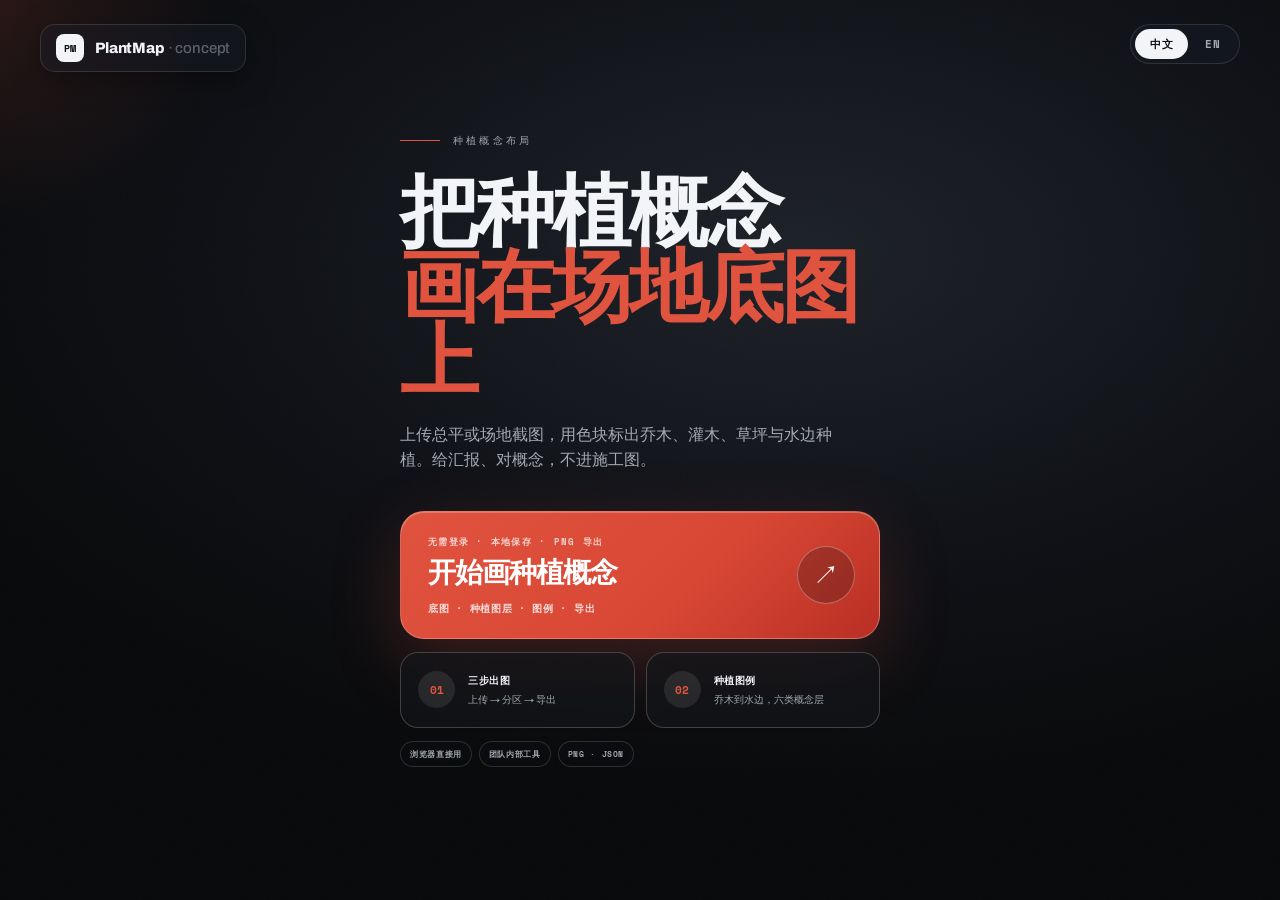
<file: index.html>
<!DOCTYPE html>
<html lang="zh-CN">
<head>
  <meta charset="UTF-8" />
  <meta name="viewport" content="width=device-width, initial-scale=1.0" />
  <meta http-equiv="Cache-Control" content="no-cache, no-store, must-revalidate" />
  <meta http-equiv="Pragma" content="no-cache" />
  <title>PlantMap · Planting Concept Layout</title>
  <meta name="description" content="Browser tool for planting concept layouts — drop a site plan, paint canopy, shrub, lawn and edge zones, export a board-ready diagram." />
  <link rel="preconnect" href="https://fonts.googleapis.com" />
  <link rel="preconnect" href="https://fonts.gstatic.com" crossorigin />
  <link href="https://fonts.googleapis.com/css2?family=Archivo:wght@400;500;600;700;800;900&family=Space+Mono:wght@400;700&display=swap" rel="stylesheet" />
  <link rel="stylesheet" href="styles.css?v=20260806c" />
</head>
<body>
  <canvas id="gl" aria-hidden="true"></canvas>
  <div id="glow" aria-hidden="true"></div>

  <nav id="nav">
    <div class="mk">PM</div>
    <div class="nm">PlantMap <span>· concept</span></div>
  </nav>

  <div id="lang">
    <button type="button" data-l="zh" class="on">中文</button>
    <button type="button" data-l="en">EN</button>
  </div>

  <div class="snap" id="snap">
    <section class="page active" id="p0">
      <div class="wrap hero-inner">
        <div class="eyebrow fade" data-i="eyebrow">Planting Concept Layout</div>
        <h1 class="fade"><span data-i="h1a">把种植概念</span><br /><em data-i="h1b">画在场地底图上</em></h1>
        <p class="sub fade" data-i="sub">上传总平或场地截图，用色块标出乔木、灌木、草坪与水边种植。给汇报、对概念，不进施工图。</p>
        <div class="cta fade hero-actions">
          <a class="hero-start" href="workspace.html">
            <span class="cta-kicker" data-i="startKicker">NO ACCOUNT · LOCAL SAVE · PNG EXPORT</span>
            <span class="cta-title" data-i="startCreating">开始画种植概念</span>
            <span class="cta-desc" data-i="startDesc">底图 · 种植图层 · 图例 · 导出</span>
            <span class="cta-arrow">↗</span>
          </a>
          <div class="hero-secondary">
            <a class="hero-link" href="#how">
              <span class="ico">01</span>
              <span><strong data-i="learn">三步出图</strong><small data-i="learnDesc">上传 → 分区 → 导出</small></span>
            </a>
            <a class="hero-link" href="#types">
              <span class="ico">02</span>
              <span><strong data-i="typesLink">种植图例</strong><small data-i="typesDesc">乔木到水边，六类概念层</small></span>
            </a>
          </div>
          <div class="hero-proof">
            <span data-i="proof1">BROWSER BASED</span>
            <span data-i="proof2">FOR INTERNAL USE</span>
            <span data-i="proof3">PNG · JSON</span>
          </div>
        </div>
      </div>
    </section>

    <section class="page" id="what">
      <div class="wrap split">
        <div>
          <div class="sec-tag fade" data-i="t1">What it is</div>
          <h2 class="sec-title fade"><span data-i="wt1">浏览器里的</span><br /><em data-i="wt2">种植概念板</em></h2>
          <p class="lead fade" data-i="wl">不做苗木表、不做株距。只帮你把种植意图铺到底图上：哪里成林、哪里留空、哪里做屏障或遮阴，方便和老板、客户对齐。</p>
        </div>
        <div class="glass-card fade demo-board" aria-hidden="true">
          <div class="demo-base"></div>
          <div class="demo-zone z-canopy"></div>
          <div class="demo-zone z-shrub"></div>
          <div class="demo-zone z-lawn"></div>
          <div class="demo-zone z-edge"></div>
          <div class="demo-label">CANOPY</div>
        </div>
      </div>
    </section>

    <section class="page" id="types">
      <div class="wrap">
        <div class="sec-tag fade" data-i="t2">Legend</div>
        <h2 class="sec-title fade"><span data-i="ft1">六类种植概念层。</span><br /><em data-i="ft2">够用就好。</em></h2>
        <div class="bento-grid fade stagger">
          <article class="bento type-card"><span class="swatch canopy"></span><h3 data-i="c1t">乔木冠层</h3><p data-i="c1d">遮阴、天际线、主景树群。</p></article>
          <article class="bento type-card"><span class="swatch shrub"></span><h3 data-i="c2t">灌木 / 下层</h3><p data-i="c2d">屏障、围合、建筑近景。</p></article>
          <article class="bento type-card"><span class="swatch ground"></span><h3 data-i="c3t">地被</h3><p data-i="c3d">林下覆盖、坡面固土。</p></article>
          <article class="bento type-card"><span class="swatch lawn"></span><h3 data-i="c4t">草坪 / 开敞</h3><p data-i="c4d">活动场地与留白。</p></article>
          <article class="bento type-card"><span class="swatch edge"></span><h3 data-i="c5t">水边 / 湿地</h3><p data-i="c5d">驳岸、雨水、生态边。</p></article>
          <article class="bento type-card"><span class="swatch keep"></span><h3 data-i="c6t">保留现状</h3><p data-i="c6d">现有树木或植被保留区。</p></article>
        </div>
      </div>
    </section>

    <section class="page" id="how">
      <div class="wrap">
        <div class="sec-tag fade" data-i="t3">Workflow</div>
        <h2 class="sec-title fade"><span data-i="ht1">三步完成</span><br /><em data-i="ht2">一张种植概念图。</em></h2>
        <div class="steps fade stagger">
          <div class="step bento"><span class="num">01</span><h3 data-i="s1t">放底图</h3><p data-i="s1d">上传总平、CAD 截图或航拍裁切。支持平移缩放对齐。</p></div>
          <div class="step bento"><span class="num">02</span><h3 data-i="s2t">画种植区</h3><p data-i="s2d">选图例，点击描边多边形。可写一句概念备注。</p></div>
          <div class="step bento"><span class="num">03</span><h3 data-i="s3t">导出图板</h3><p data-i="s3d">带图例导出 PNG，或保存 JSON 项目继续改。</p></div>
        </div>
        <div class="fade" style="margin-top:42px">
          <a href="workspace.html" class="btn btn-primary"><span data-i="enter">进入工作台</span> <span class="ar">↗</span></a>
        </div>
      </div>
    </section>

    <section class="page" id="end">
      <div class="wrap" style="text-align:center;max-width:760px;margin:0 auto">
        <div class="sec-tag fade" style="justify-content:center" data-i="t4">Internal tool</div>
        <h2 class="sec-title fade"><span data-i="end1">给团队自己用的</span><br /><em data-i="end2">种植概念工作台。</em></h2>
        <p class="lead fade" style="margin:0 auto" data-i="endLead">自主的种植概念工作台：先建项目，再画分区。数据只存本机。</p>
        <div class="fade" style="margin-top:36px;display:flex;gap:12px;justify-content:center;flex-wrap:wrap">
          <a href="workspace.html" class="btn btn-primary"><span data-i="enter2">打开 PlantMap</span> <span class="ar">↗</span></a>
        </div>
        <p class="footer-line fade" data-i="foot">PlantMap · Planting concept layouts for internal use</p>
      </div>
    </section>
  </div>

  <script src="landing.js?v=20260806c"></script>
</body>
</html>
</file>
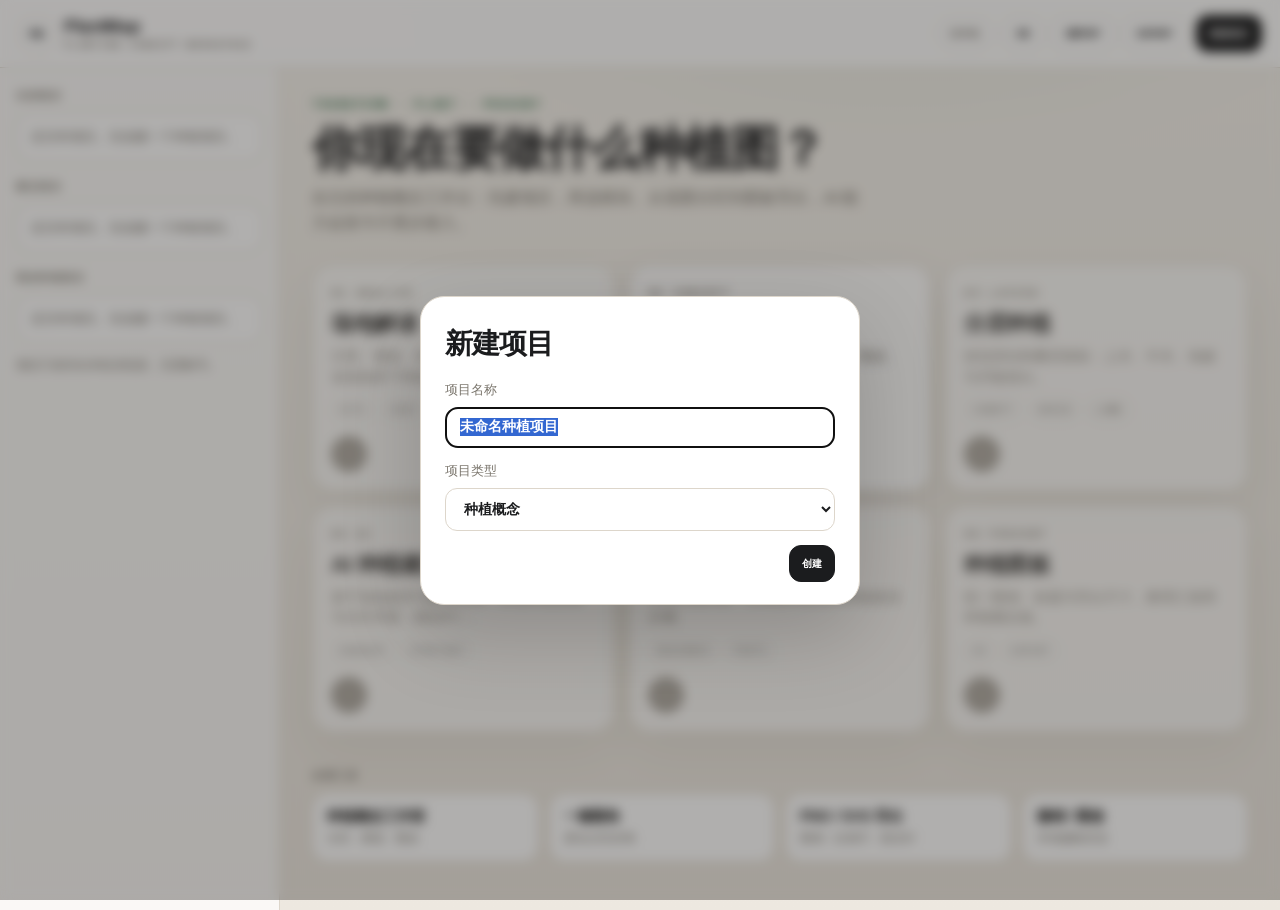
<file: studio.html>
<!DOCTYPE html>
<html lang="zh-CN">
<head>
  <meta charset="UTF-8" />
  <meta name="viewport" content="width=device-width, initial-scale=1.0" />
  <meta http-equiv="Cache-Control" content="no-cache, no-store, must-revalidate" />
  <title>PlantMap Studio · Planting Concept</title>
  <link rel="preconnect" href="https://fonts.googleapis.com" />
  <link rel="preconnect" href="https://fonts.gstatic.com" crossorigin />
  <link href="https://fonts.googleapis.com/css2?family=Archivo:wght@400;500;600;700;800&family=Space+Mono:wght@400;700&display=swap" rel="stylesheet" />
  <link rel="stylesheet" href="studio.css?v=20260806d" />
</head>
<body>
  <header class="top">
    <a class="brand" href="workspace.html">
      <span class="mark">PM</span>
      <span class="brand-text"><b>PlantMap</b><small>PLANTING CONCEPT STUDIO</small></span>
    </a>
    <div class="spacer"></div>
    <input id="projectName" class="project-name" value="Untitled Planting Board" />
    <button type="button" class="topbtn" id="undoBtn" title="Undo">↶</button>
    <button type="button" class="topbtn" id="redoBtn" title="Redo">↷</button>
    <button type="button" class="topbtn" id="langBtn">中文</button>
    <button type="button" class="topbtn" id="importJsonBtn">IMPORT</button>
    <button type="button" class="topbtn" id="exportJsonBtn">SAVE JSON</button>
    <div class="export-wrap">
      <button type="button" class="topbtn primary" id="exportMenuBtn">EXPORT ▾</button>
      <div class="menu" id="exportMenu" hidden>
        <button type="button" id="exportPngBtn">PNG</button>
        <button type="button" id="exportSvgBtn">SVG</button>
      </div>
    </div>
    <input id="importJsonFile" type="file" accept="application/json" hidden />
    <input id="baseFile" type="file" accept="image/*" hidden />
  </header>

  <div class="sheet-bar" id="sheetBar" aria-label="Sheets">
    <div class="sheet-tabs" id="sheetTabs"></div>
    <div class="sheet-actions">
      <button type="button" class="sheet-btn" id="addSheetBtn" data-i="addSheet" title="Add sheet">＋</button>
      <button type="button" class="sheet-btn" id="dupSheetBtn" data-i="dupSheet" title="Duplicate sheet">⧉</button>
      <button type="button" class="sheet-btn danger" id="delSheetBtn" data-i="delSheet" title="Delete sheet">✕</button>
    </div>
  </div>

  <div class="shell">
    <aside class="side">
      <div class="section-title" data-i="base">Base plan</div>
      <button type="button" class="side-btn primary" id="uploadBtn" data-i="upload">Upload site plan</button>
      <button type="button" class="side-btn" id="clearBaseBtn" data-i="clearBase">Clear base</button>

      <div class="section-title" data-i="tools">Tools</div>
      <div class="tool-row">
        <button type="button" class="tool on" data-tool="draw" data-i="draw">Draw zone</button>
        <button type="button" class="tool" data-tool="boundary" data-i="boundary">Site edge</button>
        <button type="button" class="tool" data-tool="spine" data-i="spine">Corridor</button>
        <button type="button" class="tool" data-tool="arrow" data-i="arrow">Arrow</button>
        <button type="button" class="tool" data-tool="select" data-i="select">Select</button>
        <button type="button" class="tool" data-tool="pan" data-i="pan">Pan</button>
      </div>
      <p class="hint" data-i="drawHint">Click to add points. Double-click or Enter to close. Esc cancels.</p>

      <div class="section-title" data-i="presets">Planting presets</div>
      <div class="preset-row" id="presetRow"></div>

      <div class="section-title" data-i="theme">Theme</div>
      <div class="theme-row" id="themeRow"></div>

      <div class="section-title" data-i="chrome">Board chrome</div>
      <label class="check"><input type="checkbox" id="showLegend" checked /> <span data-i="showLegend">Legend</span></label>
      <label class="check"><input type="checkbox" id="showScale" checked /> <span data-i="showScale">Scale bar</span></label>
      <label class="check"><input type="checkbox" id="showNorth" checked /> <span data-i="showNorth">North arrow</span></label>

      <div class="section-title" data-i="legend">Planting legend</div>
      <div class="legend" id="legend"></div>

      <div class="section-title" data-i="note">Concept note</div>
      <textarea id="note" rows="3" data-i-placeholder="notePh" placeholder="e.g. Dense canopy along south edge for shade; lawn kept open for gathering."></textarea>

      <div class="section-title" data-i="zones">Zones & paths</div>
      <div id="zoneList" class="zone-list"></div>
      <button type="button" class="side-btn" id="roundCornersBtn" data-i="roundCorners">一键圆角</button>
      <p class="hint" data-i="roundHint">对选中分区圆角；未选中时对全部分区生效。</p>
      <button type="button" class="side-btn danger" id="deleteZoneBtn" data-i="deleteZone">Delete selected</button>
    </aside>

    <main class="stage">
      <div class="canvas-wrap" id="canvasWrap">
        <canvas id="board"></canvas>
        <div class="empty" id="emptyState">
          <strong data-i="emptyTitle">Drop a site plan to start</strong>
          <span data-i="emptyBody">Upload a plan image, then paint planting concept zones on top.</span>
        </div>
      </div>
      <div class="status">
        <span id="statusText">Ready</span>
        <span id="zoomText">100%</span>
      </div>
    </main>
  </div>

  <div class="toast" id="toast"></div>
  <script src="projects.js?v=20260806e"></script>
  <script src="studio.js?v=20260806d"></script>
</body>
</html>
</file>
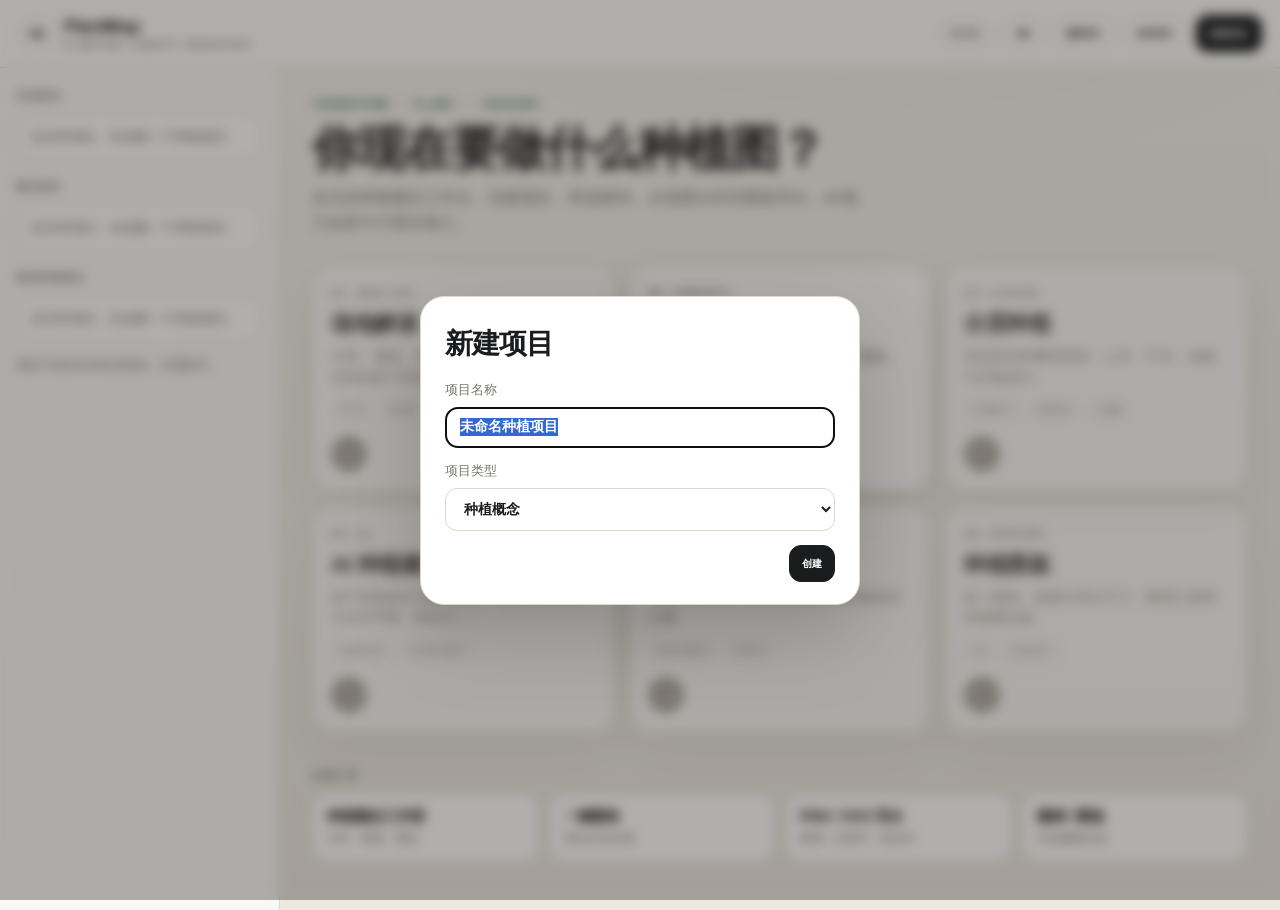
<file: workspace.html>
<!DOCTYPE html>
<html lang="zh-CN">
<head>
  <meta charset="UTF-8" />
  <meta name="viewport" content="width=device-width, initial-scale=1.0" />
  <meta http-equiv="Cache-Control" content="no-cache, no-store, must-revalidate" />
  <title>PlantMap · Planting Workspace</title>
  <link rel="preconnect" href="https://fonts.googleapis.com" />
  <link rel="preconnect" href="https://fonts.gstatic.com" crossorigin />
  <link href="https://fonts.googleapis.com/css2?family=Archivo:wght@400;500;600;700;800&family=Space+Mono:wght@400;700&display=swap" rel="stylesheet" />
  <link rel="stylesheet" href="workspace.css?v=20260806e" />
</head>
<body>
  <header class="top">
    <a class="brand" href="index.html">
      <span class="mark">PM</span>
      <span class="brand-text">
        <b>PlantMap</b>
        <small>PLANTING CONCEPT WORKSPACE</small>
      </span>
    </a>
    <div class="spacer"></div>
    <span class="pill" data-i="localPill">LOCAL ONLY</span>
    <button type="button" class="topbtn" id="langBtn">EN</button>
    <button type="button" class="topbtn" id="importBtn" data-i="import">IMPORT</button>
    <button type="button" class="topbtn" id="exportBtn" data-i="export">EXPORT</button>
    <button type="button" class="topbtn primary" id="newProjectBtn" data-i="newProject">NEW PROJECT</button>
    <input id="importFile" type="file" accept="application/json" hidden />
  </header>

  <div class="shell">
    <aside class="side">
      <div class="section-title" data-i="current">Current project</div>
      <div id="currentCard" class="project-card empty"></div>

      <div class="section-title" data-i="recent">Recent projects</div>
      <div id="recentList" class="project-list"></div>

      <div class="section-title" data-i="mine">My planting projects</div>
      <div id="allList" class="project-list"></div>
      <p class="side-note" data-i="sideNote">Projects stay in this browser. No account.</p>
    </aside>

    <main class="main">
      <div class="hero-block">
        <p class="eyebrow" data-i="eyebrow">TRANSFORM · PLANT · PRESENT</p>
        <h1 data-i="headline">你现在要做什么种植图？</h1>
        <p class="lead" data-i="lead">自主的种植概念工作台：底图、分层、圆角分区、图板导出。AI 能力会按模块逐步长进来。</p>
      </div>

      <div class="card-grid" id="moduleGrid"></div>

      <section class="tools-block">
        <div class="section-title" data-i="allTools">All tools</div>
        <div class="tool-grid" id="toolGrid"></div>
      </section>
    </main>
  </div>

  <div class="modal-root on" id="modalRoot" aria-hidden="false">
    <div class="modal-backdrop" id="modalBackdrop"></div>
    <div class="modal" role="dialog" aria-modal="true" aria-labelledby="modalTitle">
      <h2 id="modalTitle" data-i="modalTitle">新建项目</h2>
      <label class="field">
        <span data-i="nameLabel">项目名称</span>
        <input id="projectNameInput" type="text" value="Untitled Project" />
      </label>
      <label class="field">
        <span data-i="typeLabel">项目类型</span>
        <select id="projectTypeSelect">
          <option value="planting">Planting concept</option>
          <option value="site">Site planting analysis</option>
          <option value="board">Planting board</option>
        </select>
      </label>
      <div class="modal-actions">
        <button type="button" class="topbtn" id="cancelModalBtn" data-i="cancel">取消</button>
        <button type="button" class="topbtn primary" id="createModalBtn" data-i="create">创建</button>
      </div>
    </div>
  </div>

  <div class="toast" id="toast"></div>
  <script src="projects.js?v=20260806e"></script>
  <script src="workspace.js?v=20260806e"></script>
</body>
</html>
</file>
<file: styles.css>
:root {
  --ink: #F2F4F7;
  --paper: #0d0f14;
  --line: #262A32;
  --accent: #E0533F;
  --t2: #A4A9B1;
  --t3: #5E636B;
  --glass: rgba(26, 30, 38, .45);
  --canopy: #2F6B45;
  --shrub: #5B8F5A;
  --ground: #8FBF7A;
  --lawn: #C5D96A;
  --edge: #3D8B8B;
  --keep: #8A7A4B;
}

* { box-sizing: border-box; margin: 0; padding: 0; }

html { scroll-behavior: smooth; }

body {
  font-family: 'Archivo', sans-serif;
  color: var(--ink);
  overflow-x: hidden;
  line-height: 1.5;
  background:
    radial-gradient(ellipse 75% 60% at 62% 28%, #1c2027, #0d0f14 58%, #070809 100%);
  background-attachment: fixed;
  min-height: 100vh;
}

body::before {
  content: '';
  position: fixed;
  inset: 0;
  z-index: 1;
  pointer-events: none;
  opacity: .55;
  background-image: url("data:image/svg+xml,%3Csvg xmlns='http://www.w3.org/2000/svg' width='140' height='140'%3E%3Cfilter id='n'%3E%3CfeTurbulence type='fractalNoise' baseFrequency='.8' numOctaves='3'/%3E%3C/filter%3E%3Crect width='100%25' height='100%25' filter='url(%23n)' opacity='.04'/%3E%3C/svg%3E");
  mix-blend-mode: screen;
}

#gl, #glow { position: fixed; inset: 0; z-index: 2; pointer-events: none; }
#glow {
  width: 480px; height: 480px; border-radius: 50%;
  background: radial-gradient(circle, rgba(224,83,63,.14), transparent 65%);
  transform: translate(-50%, -50%);
  mix-blend-mode: screen;
  left: 0; top: 0;
}

#nav {
  position: fixed; top: 24px; left: 40px; z-index: 50;
  display: flex; align-items: center; gap: 11px;
  background: var(--glass); backdrop-filter: blur(20px) saturate(1.5);
  border: 1px solid rgba(255,255,255,.12); border-radius: 15px;
  padding: 9px 15px; box-shadow: 0 8px 30px rgba(0,0,0,.35);
}
#nav .mk {
  width: 28px; height: 28px; border-radius: 8px;
  background: var(--ink); color: var(--paper);
  display: flex; align-items: center; justify-content: center;
  font-family: 'Space Mono', monospace; font-size: 10px; font-weight: 700;
}
#nav .nm { font-size: 15px; font-weight: 800; letter-spacing: -.01em; }
#nav .nm span { color: var(--t3); font-weight: 500; }

#lang {
  position: fixed; top: 24px; right: 40px; z-index: 50;
  display: flex; gap: 2px; background: var(--glass);
  backdrop-filter: blur(20px) saturate(1.5);
  border: 1px solid rgba(255,255,255,.12); border-radius: 30px; padding: 4px;
}
#lang button {
  font-family: 'Space Mono', monospace; font-size: 11px; font-weight: 700;
  letter-spacing: .04em; padding: 7px 15px; border: none; background: transparent;
  color: var(--t2); border-radius: 24px; cursor: pointer; transition: .25s;
}
#lang button.on { background: var(--ink); color: var(--paper); }

.snap {
  height: 100vh; overflow-y: scroll; overflow-x: hidden;
  scroll-snap-type: y mandatory; position: relative; z-index: 3;
}
.snap::-webkit-scrollbar { width: 0; }
.page {
  min-height: 100vh; scroll-snap-align: start; scroll-snap-stop: always;
  position: relative; display: flex; align-items: center;
}
.wrap { position: relative; z-index: 3; max-width: 1240px; margin: 0 auto; padding: 0 40px; width: 100%; }

.eyebrow, .sec-tag {
  font-family: 'Space Mono', monospace; font-size: 10px; letter-spacing: .32em;
  text-transform: uppercase; color: var(--t2); margin-bottom: 28px;
  display: flex; align-items: center; gap: 13px;
}
.eyebrow::before, .sec-tag::before {
  content: ''; width: 40px; height: 1.5px; background: var(--accent);
}
.sec-tag { color: var(--accent); letter-spacing: .3em; font-size: 11px; margin-bottom: 20px; }
.sec-tag::before { width: 36px; }

h1 {
  font-weight: 800; font-size: clamp(40px, 6.2vw, 86px);
  line-height: .94; letter-spacing: -.035em; margin-bottom: 22px;
}
h1 em, .sec-title em { font-style: normal; color: var(--accent); }
.sub {
  font-size: clamp(14px, 1.35vw, 16px); font-weight: 500;
  color: var(--t2); max-width: 460px; line-height: 1.6;
}
.sec-title {
  font-weight: 800; font-size: clamp(30px, 4.4vw, 58px);
  line-height: 1.02; letter-spacing: -.03em; margin-bottom: 26px;
}
.lead { font-size: 16px; font-weight: 500; color: var(--t2); max-width: 600px; line-height: 1.72; }

.hero-inner { max-width: 560px; }
.cta { margin-top: 38px; }
.hero-actions { display: grid; gap: 13px; max-width: 610px; }

.hero-start {
  position: relative; display: grid;
  grid-template-columns: 1fr auto;
  grid-template-areas: 'kicker arrow' 'title arrow' 'desc arrow';
  align-items: center; min-height: 128px; padding: 21px 24px 20px 27px;
  border-radius: 24px; text-decoration: none; color: #fff;
  background: linear-gradient(135deg, #E0533F 0%, #D84734 60%, #B92F24 100%);
  border: 1px solid rgba(255,255,255,.25);
  box-shadow: 0 22px 70px rgba(224,83,63,.23), inset 0 1px 0 rgba(255,255,255,.22);
  overflow: hidden; transition: transform .35s cubic-bezier(.2,.8,.2,1), box-shadow .35s;
}
.hero-start:hover { transform: translateY(-5px); box-shadow: 0 34px 90px rgba(224,83,63,.34); }
.hero-start .cta-kicker { grid-area: kicker; font: 700 9px 'Space Mono', monospace; letter-spacing: .14em; opacity: .75; margin-bottom: 7px; }
.hero-start .cta-title { grid-area: title; font: 800 clamp(22px, 2.2vw, 30px) 'Archivo', sans-serif; letter-spacing: -.035em; line-height: 1; }
.hero-start .cta-desc { grid-area: desc; font: 700 10px 'Space Mono', monospace; letter-spacing: .07em; opacity: .82; margin-top: 10px; }
.hero-start .cta-arrow {
  grid-area: arrow; width: 58px; height: 58px; border-radius: 50%;
  display: grid; place-items: center; background: rgba(8,10,14,.22);
  border: 1px solid rgba(255,255,255,.3); font-size: 26px;
}

.hero-secondary { display: grid; grid-template-columns: 1fr 1fr; gap: 11px; }
.hero-link {
  min-height: 76px; border-radius: 18px; padding: 15px 17px; text-decoration: none;
  color: var(--ink); background: rgba(19,22,28,.64); border: 1px solid rgba(255,255,255,.2);
  backdrop-filter: blur(18px); display: flex; align-items: center; gap: 13px; transition: .28s;
}
.hero-link:hover { transform: translateY(-3px); border-color: rgba(255,255,255,.55); }
.hero-link .ico {
  flex: 0 0 37px; width: 37px; height: 37px; border-radius: 50%;
  display: grid; place-items: center; background: rgba(255,255,255,.09);
  font: 700 11px 'Space Mono', monospace; color: var(--accent);
}
.hero-link strong { display: block; font: 700 10px 'Space Mono', monospace; letter-spacing: .06em; text-transform: uppercase; }
.hero-link small { display: block; color: var(--t2); font-size: 10px; margin-top: 5px; line-height: 1.35; }

.hero-proof { display: flex; gap: 7px; flex-wrap: wrap; }
.hero-proof span {
  border: 1px solid rgba(255,255,255,.14); background: rgba(13,15,20,.42);
  border-radius: 999px; padding: 6px 9px; color: var(--t2);
  font: 700 8px 'Space Mono', monospace; letter-spacing: .08em;
}

.btn {
  font-family: 'Space Mono', monospace; font-size: 12px; font-weight: 700;
  letter-spacing: .06em; text-transform: uppercase; padding: 17px 36px;
  border-radius: 46px; cursor: pointer; text-decoration: none;
  display: inline-flex; align-items: center; gap: 10px; transition: .35s;
  border: 1px solid transparent;
}
.btn-primary {
  background: var(--ink); color: var(--paper); border-color: var(--ink);
  box-shadow: 0 10px 34px rgba(20,25,35,.26);
}
.btn-primary:hover { transform: translateY(-4px) scale(1.025); }
.btn-primary .ar { transition: transform .35s; }
.btn-primary:hover .ar { transform: translate(5px, -5px); }

.split { display: grid; grid-template-columns: 1.1fr .9fr; gap: 74px; align-items: center; }
.glass-card {
  background: var(--glass); backdrop-filter: blur(22px) saturate(1.4);
  border: 1px solid rgba(255,255,255,.18); border-radius: 24px; padding: 28px;
  box-shadow: 0 22px 60px rgba(20,30,40,.2);
}

.demo-board {
  aspect-ratio: 1.05; position: relative; overflow: hidden; padding: 0;
}
.demo-base {
  position: absolute; inset: 18px; border-radius: 16px;
  background:
    linear-gradient(90deg, transparent 48%, #3a3f48 48%, #3a3f48 49%, transparent 49%),
    linear-gradient(0deg, transparent 36%, #3a3f48 36%, #3a3f48 37%, transparent 37%),
    #171b22;
  border: 1px solid var(--line);
}
.demo-zone { position: absolute; border-radius: 40% 60% 55% 45% / 45% 40% 60% 55%; opacity: .82; }
.z-canopy { width: 34%; height: 28%; top: 22%; left: 18%; background: var(--canopy); }
.z-shrub { width: 22%; height: 18%; top: 48%; left: 28%; background: var(--shrub); }
.z-lawn { width: 30%; height: 22%; bottom: 20%; right: 18%; background: var(--lawn); opacity: .75; }
.z-edge { width: 40%; height: 12%; top: 58%; left: 8%; background: var(--edge); border-radius: 50%; transform: rotate(-8deg); }
.demo-label {
  position: absolute; left: 28px; bottom: 28px;
  font: 700 10px 'Space Mono', monospace; letter-spacing: .16em; color: var(--t2);
}

.bento-grid {
  display: grid; grid-template-columns: repeat(3, minmax(0, 1fr)); gap: 14px; margin-top: 12px;
}
.bento {
  position: relative; background: rgba(19,22,28,.64);
  border: 1px solid rgba(255,255,255,.14); border-radius: 20px; padding: 22px;
  transition: transform .28s, border-color .28s;
}
.bento:hover { transform: translateY(-3px); border-color: rgba(255,255,255,.35); }
.type-card h3 { font-size: 18px; margin: 14px 0 8px; letter-spacing: -.02em; }
.type-card p { color: var(--t2); font-size: 14px; line-height: 1.5; }
.swatch {
  display: block; width: 42px; height: 14px; border-radius: 999px;
  border: 1px solid rgba(255,255,255,.18);
}
.swatch.canopy { background: var(--canopy); }
.swatch.shrub { background: var(--shrub); }
.swatch.ground { background: var(--ground); }
.swatch.lawn { background: var(--lawn); }
.swatch.edge { background: var(--edge); }
.swatch.keep { background: transparent; border: 2px dashed var(--keep); }

.steps { display: grid; grid-template-columns: repeat(3, minmax(0, 1fr)); gap: 14px; }
.step .num {
  font: 700 11px 'Space Mono', monospace; color: var(--accent); letter-spacing: .12em;
}
.step h3 { font-size: 22px; margin: 18px 0 10px; letter-spacing: -.02em; }
.step p { color: var(--t2); font-size: 14px; line-height: 1.55; }

.fade {
  opacity: 0; transform: translateY(28px);
  transition: opacity .85s cubic-bezier(.2,.8,.2,1), transform .85s cubic-bezier(.2,.8,.2,1);
}
.page.active .fade, .page.seen .fade { opacity: 1; transform: none; }
.page.active .fade:nth-child(2) { transition-delay: .08s; }
.page.active .fade:nth-child(3) { transition-delay: .16s; }
.page.active .fade:nth-child(4) { transition-delay: .24s; }

@keyframes riseIn {
  from { opacity: 0; transform: translateY(24px); }
  to { opacity: 1; transform: none; }
}
.page.active .stagger > *, .page.seen .stagger > * {
  animation: riseIn .7s cubic-bezier(.2,.8,.2,1) backwards;
}
.page.active .stagger > *:nth-child(2) { animation-delay: .08s; }
.page.active .stagger > *:nth-child(3) { animation-delay: .14s; }
.page.active .stagger > *:nth-child(4) { animation-delay: .2s; }
.page.active .stagger > *:nth-child(5) { animation-delay: .26s; }
.page.active .stagger > *:nth-child(6) { animation-delay: .32s; }

.footer-line {
  margin-top: 48px; color: var(--t3);
  font: 700 11px 'Space Mono', monospace; letter-spacing: .04em;
}

@media (max-width: 900px) {
  #nav { left: 16px; top: 16px; }
  #lang { right: 16px; top: 16px; }
  .wrap { padding: 80px 20px; }
  .split, .bento-grid, .steps, .hero-secondary { grid-template-columns: 1fr; gap: 18px; }
  .hero-proof { display: none; }
}
</file>
<file: studio.css>
:root {
  --ink: #1B1C1E;
  --paper: #F4F1EC;
  --line: #DDD6CB;
  --muted: #7A756C;
  --accent: #E0533F;
  --panel: rgba(255,255,255,.88);
  --shadow: 0 14px 40px rgba(40,34,25,.08);
  --canopy: #2F6B45;
  --shrub: #5B8F5A;
  --ground: #8FBF7A;
  --lawn: #C5D96A;
  --edge: #3D8B8B;
  --keep: #8A7A4B;
}

* { box-sizing: border-box; margin: 0; padding: 0; }
html, body { height: 100%; }
body {
  font-family: 'Archivo', sans-serif;
  color: var(--ink);
  background: #EDE8E0;
  min-height: 100%;
}

.top {
  height: 68px; display: flex; align-items: center; gap: 12px;
  padding: 0 18px; border-bottom: 1px solid var(--line);
  background: rgba(255,255,255,.9); backdrop-filter: blur(16px);
  position: sticky; top: 0; z-index: 20;
}
.brand { display: flex; align-items: center; gap: 10px; text-decoration: none; color: inherit; }
.mark {
  width: 36px; height: 36px; border-radius: 10px; border: 1px solid var(--line);
  display: grid; place-items: center; font: 800 11px 'Space Mono', monospace; background: #fff;
}
.brand-text b { display: block; font-size: 17px; letter-spacing: -.02em; }
.brand-text small {
  display: block; font: 700 9px 'Space Mono', monospace;
  letter-spacing: .16em; color: var(--muted); margin-top: 2px;
}
.spacer { flex: 1; }
.project-name {
  min-width: 180px; max-width: 280px; border: 1px solid var(--line);
  border-radius: 10px; padding: 10px 12px; background: #fff; font: 600 13px 'Archivo', sans-serif;
}
.topbtn {
  border: 1px solid var(--line); background: #fff; border-radius: 10px;
  padding: 10px 12px; font: 700 10px 'Space Mono', monospace; cursor: pointer;
}
.topbtn.primary { background: var(--ink); color: #fff; border-color: var(--ink); }
.topbtn:hover { transform: translateY(-1px); }
.topbtn:disabled { opacity: .4; cursor: default; transform: none; }

.export-wrap { position: relative; }
.menu {
  position: absolute; right: 0; top: calc(100% + 6px);
  min-width: 120px; background: #fff; border: 1px solid var(--line);
  border-radius: 12px; box-shadow: var(--shadow); padding: 6px; z-index: 40;
}
.menu[hidden] { display: none; }
.menu button {
  display: block; width: 100%; border: 0; background: transparent;
  text-align: left; padding: 10px 12px; border-radius: 8px;
  font: 700 11px 'Space Mono', monospace; cursor: pointer;
}
.menu button:hover { background: #F4F1EC; }

.preset-row, .theme-row { display: grid; gap: 6px; margin-bottom: 8px; }
.preset-btn, .theme-btn {
  width: 100%; border: 1px solid var(--line); background: #fff;
  border-radius: 12px; padding: 10px 11px; text-align: left; cursor: pointer;
}
.preset-btn b, .theme-btn b { display: block; font-size: 12px; }
.preset-btn small, .theme-btn small { display: block; color: var(--muted); font-size: 11px; margin-top: 2px; }
.theme-btn.on { border-color: var(--ink); box-shadow: inset 0 0 0 1px var(--ink); }
.theme-swatches { display: flex; gap: 4px; margin-top: 6px; }
.theme-swatches i { width: 12px; height: 12px; border-radius: 3px; display: block; }

.check {
  display: flex; align-items: center; gap: 8px; margin-bottom: 8px;
  font-size: 12px; color: var(--ink); cursor: pointer;
}
.check input { accent-color: var(--ink); }

.shell {
  display: grid; grid-template-columns: 300px minmax(0, 1fr);
  min-height: calc(100vh - 68px - 50px);
}
.side {
  border-right: 1px solid var(--line); background: var(--panel);
  padding: 18px; overflow: auto; position: sticky; top: 118px;
  height: calc(100vh - 68px - 50px);
}
.section-title {
  font: 700 10px 'Space Mono', monospace; letter-spacing: .16em;
  text-transform: uppercase; color: var(--muted); margin: 18px 0 10px;
}
.section-title:first-child { margin-top: 0; }

.side-btn, .tool {
  width: 100%; border: 1px solid var(--line); background: #fff;
  border-radius: 12px; padding: 11px 12px; text-align: left;
  font: 700 12px 'Archivo', sans-serif; cursor: pointer; margin-bottom: 8px;
}
.side-btn.primary, .tool.on {
  background: var(--ink); color: #fff; border-color: var(--ink);
}
.side-btn.danger { color: #9B2C2C; }
.tool-row { display: grid; grid-template-columns: 1fr; gap: 0; }
.hint {
  font-size: 12px; color: var(--muted); line-height: 1.45; margin: 0 0 8px;
}

.legend { display: grid; gap: 8px; }
.legend-item {
  display: flex; align-items: center; gap: 10px;
  border: 1px solid transparent; border-radius: 12px;
  padding: 10px 11px; background: #fff; cursor: pointer;
  border-color: var(--line);
}
.legend-item.on { border-color: var(--ink); box-shadow: inset 0 0 0 1px var(--ink); }
.legend-swatch {
  width: 18px; height: 18px; border-radius: 5px; flex: 0 0 auto;
  border: 1px solid rgba(0,0,0,.12);
}
.legend-item.keep .legend-swatch {
  background: transparent !important; border: 2px dashed var(--keep);
}
.legend-item b { display: block; font-size: 13px; }
.legend-item small { display: block; color: var(--muted); font-size: 11px; margin-top: 2px; }

textarea#note {
  width: 100%; border: 1px solid var(--line); border-radius: 12px;
  padding: 12px; font: 500 13px 'Archivo', sans-serif; resize: vertical;
  background: #fff; min-height: 84px; line-height: 1.45;
}

.zone-list { display: grid; gap: 6px; margin-bottom: 10px; }
.zone-row {
  border: 1px solid var(--line); border-radius: 10px; padding: 9px 10px;
  background: #fff; cursor: pointer; font-size: 12px;
  display: flex; justify-content: space-between; gap: 8px;
}
.zone-row.on { border-color: var(--ink); }
.zone-row span { color: var(--muted); }

.stage { display: grid; grid-template-rows: 1fr auto; min-width: 0; }
.canvas-wrap {
  position: relative; overflow: hidden; background:
    linear-gradient(45deg, #e7e1d7 25%, transparent 25%),
    linear-gradient(-45deg, #e7e1d7 25%, transparent 25%),
    linear-gradient(45deg, transparent 75%, #e7e1d7 75%),
    linear-gradient(-45deg, transparent 75%, #e7e1d7 75%);
  background-size: 24px 24px;
  background-position: 0 0, 0 12px, 12px -12px, -12px 0;
  background-color: #f0ebe3;
}
#board {
  display: block; width: 100%; height: calc(100vh - 68px - 50px - 36px);
  cursor: crosshair; touch-action: none;
}
#board.pan { cursor: grab; }
#board.panning { cursor: grabbing; }

.empty {
  position: absolute; inset: 0; display: grid; place-content: center;
  text-align: center; gap: 8px; pointer-events: none; color: var(--muted);
  padding: 24px;
}
.empty strong { font-size: 22px; color: var(--ink); letter-spacing: -.02em; }
.empty.hidden { display: none; }

.status {
  height: 36px; display: flex; align-items: center; justify-content: space-between;
  padding: 0 16px; border-top: 1px solid var(--line); background: rgba(255,255,255,.9);
  font: 700 10px 'Space Mono', monospace; color: var(--muted);
}

.toast {
  position: fixed; right: 18px; bottom: 18px; background: #191918; color: #fff;
  border-radius: 12px; padding: 12px 14px; font: 700 10px 'Space Mono', monospace;
  opacity: 0; transform: translateY(8px); pointer-events: none; transition: .18s; z-index: 50;
}
.toast.on { opacity: 1; transform: none; }

.sheet-bar {
  display: flex; align-items: center; gap: 10px;
  padding: 8px 14px; border-bottom: 1px solid var(--line);
  background: rgba(255,255,255,.82); backdrop-filter: blur(12px);
  position: sticky; top: 68px; z-index: 15;
}
.sheet-tabs {
  display: flex; gap: 6px; flex: 1; min-width: 0;
  overflow-x: auto; padding-bottom: 2px;
}
.sheet-tab {
  flex: 0 0 auto; border: 1px solid var(--line); background: #fff;
  border-radius: 999px; padding: 7px 12px; cursor: pointer;
  font: 700 11px 'Archivo', sans-serif; color: var(--muted);
  max-width: 180px; white-space: nowrap; overflow: hidden; text-overflow: ellipsis;
}
.sheet-tab.on {
  background: var(--ink); color: #fff; border-color: var(--ink);
}
.sheet-tab:hover:not(.on) { border-color: #bbb; color: var(--ink); }
.sheet-actions { display: flex; gap: 6px; flex: 0 0 auto; }
.sheet-btn {
  width: 34px; height: 34px; border: 1px solid var(--line); border-radius: 10px;
  background: #fff; cursor: pointer; font: 700 14px 'Space Mono', monospace;
  color: var(--ink);
}
.sheet-btn:hover { transform: translateY(-1px); }
.sheet-btn.danger { color: #9B2C2C; }
.sheet-btn:disabled { opacity: .35; cursor: default; transform: none; }

@media (max-width: 900px) {
  .shell { grid-template-columns: 1fr; }
  .side { position: static; height: auto; border-right: 0; border-bottom: 1px solid var(--line); }
  #board { height: 62vh; }
  .project-name { display: none; }
  .topbtn:not(.primary) { display: none; }
  #langBtn, #exportPngBtn { display: inline-block; }
}
</file>
<file: workspace.css>
:root {
  --ink: #1B1C1E;
  --paper: #F3F0EA;
  --panel: #FFFFFF;
  --line: #DDD6CB;
  --muted: #7A756C;
  --accent: #2F6B45;
  --accent-hot: #E0533F;
  --shadow: 0 18px 50px rgba(40, 34, 25, .08);
}

* { box-sizing: border-box; margin: 0; padding: 0; }
html, body { min-height: 100%; }
body {
  font-family: 'Archivo', sans-serif;
  color: var(--ink);
  background:
    radial-gradient(ellipse 80% 50% at 70% -10%, rgba(47, 107, 69, .08), transparent 55%),
    linear-gradient(180deg, #F7F4EE 0%, #EDE8E0 100%);
}

.top {
  height: 68px;
  display: flex;
  align-items: center;
  gap: 10px;
  padding: 0 18px;
  border-bottom: 1px solid var(--line);
  background: rgba(255, 255, 255, .9);
  backdrop-filter: blur(16px);
  position: sticky;
  top: 0;
  z-index: 30;
}
.brand {
  display: flex;
  align-items: center;
  gap: 10px;
  text-decoration: none;
  color: inherit;
}
.mark {
  width: 36px;
  height: 36px;
  border-radius: 12px;
  border: 1px solid var(--line);
  display: grid;
  place-items: center;
  font: 800 11px 'Space Mono', monospace;
  background: #fff;
}
.brand-text b { display: block; font-size: 17px; letter-spacing: -.02em; }
.brand-text small {
  display: block;
  margin-top: 2px;
  font: 700 9px 'Space Mono', monospace;
  letter-spacing: .14em;
  color: var(--muted);
}
.spacer { flex: 1; }
.pill {
  font: 700 10px 'Space Mono', monospace;
  letter-spacing: .08em;
  color: var(--muted);
  border: 1px solid var(--line);
  border-radius: 999px;
  padding: 8px 12px;
  background: #fff;
}
.topbtn {
  border: 1px solid var(--line);
  background: #fff;
  border-radius: 12px;
  padding: 10px 12px;
  font: 700 10px 'Space Mono', monospace;
  cursor: pointer;
}
.topbtn.primary {
  background: var(--ink);
  color: #fff;
  border-color: var(--ink);
}
.topbtn:hover { transform: translateY(-1px); }

.shell {
  display: grid;
  grid-template-columns: 280px minmax(0, 1fr);
  min-height: calc(100vh - 68px);
}
.side {
  border-right: 1px solid var(--line);
  background: rgba(255, 255, 255, .72);
  padding: 20px 16px;
  overflow: auto;
}
.section-title {
  font: 700 10px 'Space Mono', monospace;
  letter-spacing: .16em;
  text-transform: uppercase;
  color: var(--muted);
  margin: 18px 0 10px;
}
.section-title:first-child { margin-top: 0; }
.side-note {
  margin-top: 14px;
  font-size: 12px;
  line-height: 1.45;
  color: var(--muted);
}

.project-card, .project-row {
  border: 1px solid var(--line);
  border-radius: 16px;
  background: var(--panel);
  padding: 14px;
}
.project-card.empty {
  color: var(--muted);
  font-size: 13px;
}
.project-card strong, .project-row strong {
  display: block;
  font-size: 14px;
  letter-spacing: -.01em;
}
.project-card small, .project-row small {
  display: block;
  margin-top: 4px;
  color: var(--muted);
  font: 700 10px 'Space Mono', monospace;
}
.project-actions {
  display: flex;
  flex-wrap: wrap;
  gap: 6px;
  margin-top: 12px;
}
.mini {
  border: 1px solid var(--line);
  background: #fff;
  border-radius: 999px;
  padding: 6px 10px;
  font: 700 10px 'Space Mono', monospace;
  cursor: pointer;
}
.mini.danger { color: #9B2C2C; }
.project-list { display: grid; gap: 8px; }
.project-row {
  cursor: pointer;
  transition: border-color .15s, transform .15s;
}
.project-row:hover, .project-row.on {
  border-color: var(--ink);
  transform: translateY(-1px);
}

.main { padding: 28px 32px 48px; }
.hero-block { max-width: 760px; margin-bottom: 28px; }
.eyebrow {
  font: 700 11px 'Space Mono', monospace;
  letter-spacing: .14em;
  color: var(--accent);
  margin-bottom: 12px;
}
.hero-block h1 {
  font-size: clamp(32px, 4vw, 48px);
  line-height: 1.05;
  letter-spacing: -.03em;
  margin-bottom: 12px;
}
.lead {
  font-size: 16px;
  line-height: 1.55;
  color: var(--muted);
  max-width: 62ch;
}

.card-grid {
  display: grid;
  grid-template-columns: repeat(3, minmax(0, 1fr));
  gap: 14px;
}
.module-card {
  border: 1px solid var(--line);
  border-radius: 22px;
  background: rgba(255, 255, 255, .88);
  box-shadow: var(--shadow);
  padding: 20px 18px 18px;
  min-height: 210px;
  display: flex;
  flex-direction: column;
  gap: 10px;
  text-align: left;
  cursor: pointer;
  transition: transform .18s, border-color .18s;
}
.module-card:hover {
  transform: translateY(-3px);
  border-color: #cfc6b8;
}
.module-card .num {
  font: 700 11px 'Space Mono', monospace;
  letter-spacing: .12em;
  color: var(--muted);
}
.module-card h2 {
  font-size: 22px;
  letter-spacing: -.02em;
  line-height: 1.15;
}
.module-card p {
  color: var(--muted);
  font-size: 14px;
  line-height: 1.45;
  flex: 1;
}
.module-card .tags {
  display: flex;
  flex-wrap: wrap;
  gap: 6px;
}
.module-card .tag {
  font: 700 9px 'Space Mono', monospace;
  letter-spacing: .08em;
  border-radius: 999px;
  border: 1px solid var(--line);
  padding: 5px 8px;
  color: var(--muted);
  background: #fff;
}
.module-card .go {
  width: 36px;
  height: 36px;
  border-radius: 999px;
  border: none;
  background: var(--ink);
  color: #fff;
  display: grid;
  place-items: center;
  margin-top: 4px;
  font-size: 16px;
}
.module-card.soon {
  opacity: .72;
}
.module-card.soon .go { background: #9a958c; }

.tools-block { margin-top: 36px; }
.tool-grid {
  display: grid;
  grid-template-columns: repeat(4, minmax(0, 1fr));
  gap: 10px;
}
.tool-card {
  border: 1px solid var(--line);
  border-radius: 16px;
  background: #fff;
  padding: 14px;
  text-align: left;
  cursor: pointer;
}
.tool-card b { display: block; font-size: 14px; margin-bottom: 4px; }
.tool-card span { color: var(--muted); font-size: 12px; line-height: 1.4; }
.tool-card.soon { opacity: .65; cursor: default; }

.modal-root {
  position: fixed;
  inset: 0;
  z-index: 80;
  display: none;
  align-items: center;
  justify-content: center;
  padding: 20px;
}
.modal-root.on { display: flex; }
.modal-backdrop {
  position: absolute;
  inset: 0;
  background: rgba(24, 22, 18, .34);
  backdrop-filter: blur(6px);
}
.modal {
  position: relative;
  z-index: 1;
  width: min(440px, 100%);
  background: #fff;
  border: 1px solid var(--line);
  border-radius: 24px;
  box-shadow: 0 30px 80px rgba(0, 0, 0, .18);
  padding: 28px 24px 22px;
}
.modal h2 {
  font-size: 28px;
  letter-spacing: -.03em;
  margin-bottom: 18px;
}
.field {
  display: grid;
  gap: 8px;
  margin-bottom: 14px;
  font-size: 13px;
  color: var(--muted);
}
.field input, .field select {
  width: 100%;
  border: 1px solid var(--line);
  border-radius: 12px;
  padding: 12px 14px;
  font: 600 14px 'Archivo', sans-serif;
  color: var(--ink);
  background: #fff;
}
.modal-actions {
  display: flex;
  justify-content: flex-end;
  gap: 8px;
  margin-top: 8px;
}

.toast {
  position: fixed;
  right: 18px;
  bottom: 18px;
  background: #191918;
  color: #fff;
  border-radius: 12px;
  padding: 12px 14px;
  font: 700 10px 'Space Mono', monospace;
  opacity: 0;
  transform: translateY(8px);
  pointer-events: none;
  transition: .18s;
  z-index: 90;
}
.toast.on { opacity: 1; transform: none; }

@media (max-width: 1100px) {
  .card-grid { grid-template-columns: repeat(2, minmax(0, 1fr)); }
  .tool-grid { grid-template-columns: repeat(2, minmax(0, 1fr)); }
}
@media (max-width: 820px) {
  .shell { grid-template-columns: 1fr; }
  .side { border-right: 0; border-bottom: 1px solid var(--line); }
  .card-grid, .tool-grid { grid-template-columns: 1fr; }
  .pill, #importBtn, #exportBtn { display: none; }
  .main { padding: 22px 16px 40px; }
}
</file>
